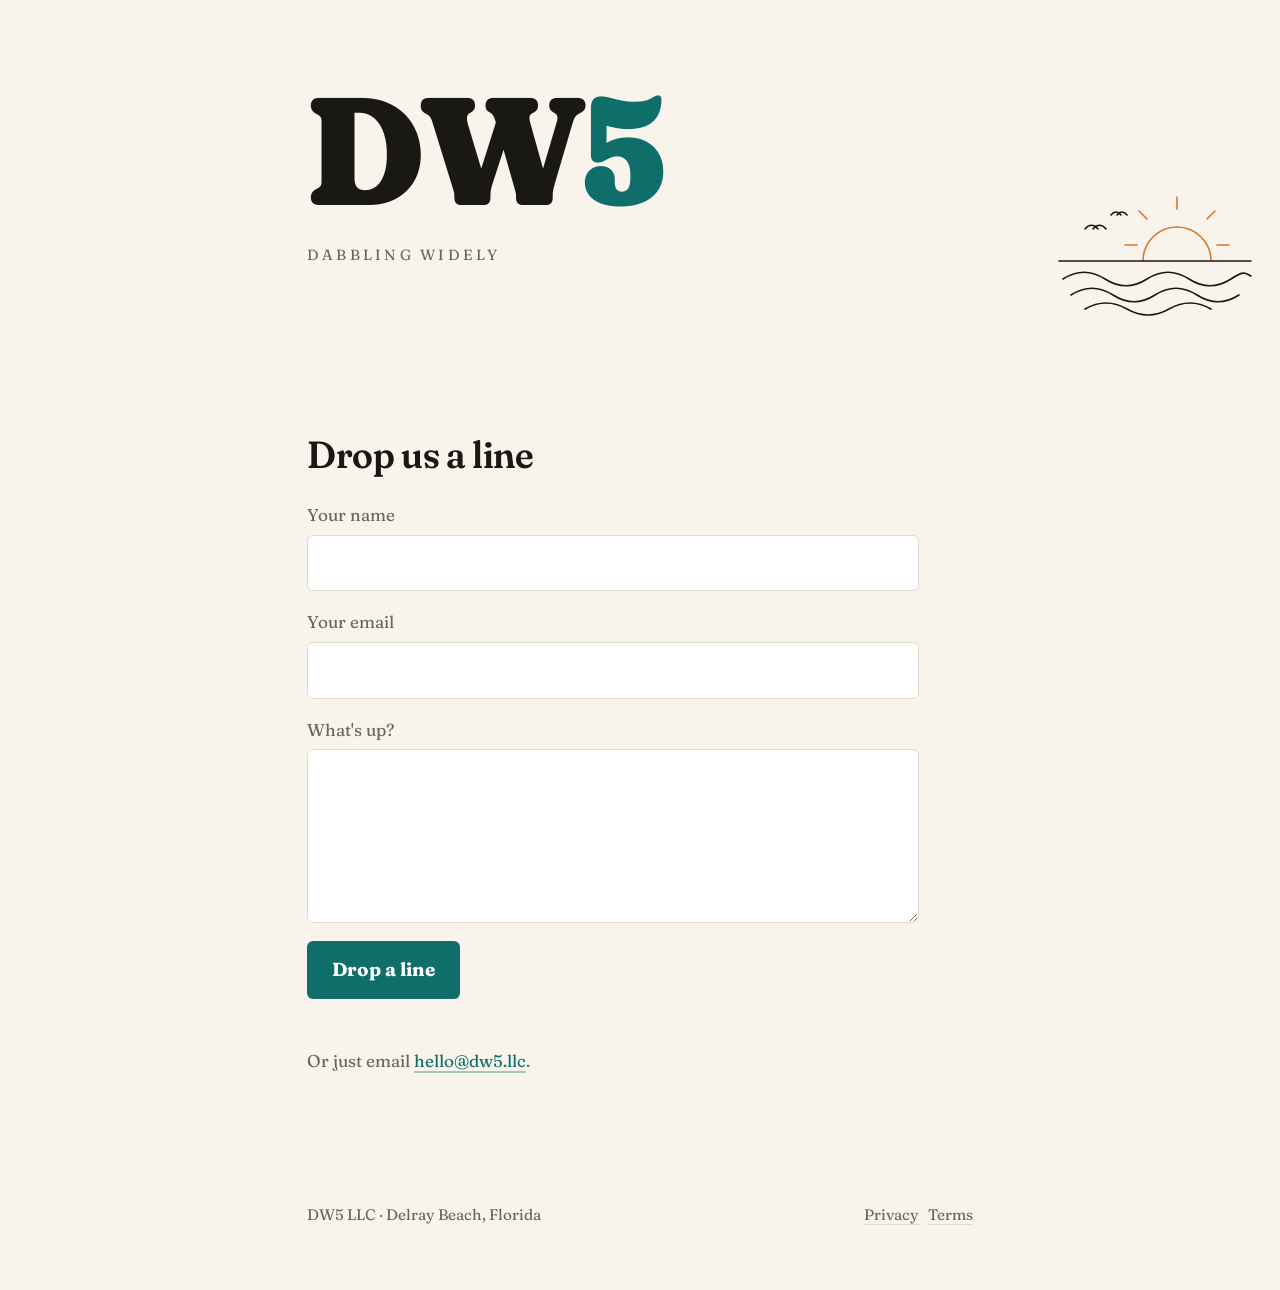
<file: index.html>
<!doctype html>
<html lang="en">
<head>
<meta charset="utf-8">
<meta name="viewport" content="width=device-width,initial-scale=1">
<title>DW5 — Delray Beach, Florida</title>
<meta name="description" content="DW5 LLC, Delray Beach, Florida. If you need jewelry, we might have it. If you need web traffic, we might have that too. Drop a line.">
<link rel="preconnect" href="https://fonts.googleapis.com"><link rel="preconnect" href="https://fonts.gstatic.com" crossorigin>
<link href="https://fonts.googleapis.com/css2?family=Fraunces:opsz,wght,SOFT,WONK@9..144,400..900,0..100,0..1&display=swap" rel="stylesheet">
<link rel="stylesheet" href="styles.css">
</head>
<body>
<header class="site"><div class="wrap hero">
  <div>
    <a class="mark" href="/" aria-label="DW5">DW<span>5</span></a>
    <p class="rotator">
      <span class="rot-label">Dabbling Widely</span>
      <span class="rot-stage" aria-label="1. Real estate, 2. Digital marketing, 3. Healthcare supplies, 4. Consumer packaged goods, 5. Gold and jewelry">
        <span class="rot-word" style="--i:0"><span class="n">1.</span> Real estate</span>
        <span class="rot-word" style="--i:1"><span class="n">2.</span> Digital marketing</span>
        <span class="rot-word" style="--i:2"><span class="n">3.</span> Healthcare supplies</span>
        <span class="rot-word" style="--i:3"><span class="n">4.</span> Consumer packaged goods</span>
        <span class="rot-word" style="--i:4"><span class="n">5.</span> Gold and jewelry</span>
      </span>
    </p>
  </div>
  <svg class="art" viewBox="0 0 220 150" role="img" aria-label="Sun setting over the sea" xmlns="http://www.w3.org/2000/svg" fill="none" stroke-linecap="round" stroke-linejoin="round">
    <defs><clipPath id="above"><rect x="0" y="0" width="220" height="92"/></clipPath></defs>
    <g stroke="#D9772B" stroke-width="1.6">
      <circle cx="132" cy="92" r="34" clip-path="url(#above)"/>
      <path d="M132 40 v-12 M162 50 l8 -8 M172 76 h12 M102 50 l-8 -8 M92 76 h-12"/>
    </g>
    <g stroke="#1A1815" stroke-width="1.6">
      <path d="M14 92 h192"/>
      <path d="M18 110 c14 -9 28 -9 42 0 s28 9 42 0 s28 -9 42 0 s28 9 42 0 s14 -6 20 -3"/>
      <path d="M26 126 c14 -9 28 -9 42 0 s28 9 42 0 s28 -9 42 0 s28 9 42 0"/>
      <path d="M40 140 c14 -8 28 -8 42 0 s28 8 42 0 s28 -8 42 0"/>
      <path d="M40 60 c4 -5 9 -5 13 0 M48 60 c4 -5 9 -5 13 0"/>
      <path d="M66 46 c3 -4 7 -4 10 0 M72 46 c3 -4 7 -4 10 0"/>
    </g>
  </svg>
</div></header>
<main><div class="wrap">
  <section class="contact">
    <h2 class="drop">Drop us a line</h2>
    <form id="contact" novalidate>
      <label>Your name<input name="name" type="text" autocomplete="name" required></label>
      <label>Your email<input name="email" type="email" autocomplete="email" required></label>
      <label>What's up?<textarea name="message" rows="5" required></textarea></label>
      <input name="company" type="text" tabindex="-1" autocomplete="off" class="hp" aria-hidden="true">
      <button type="submit">Drop a line</button>
      <p class="status" role="status" aria-live="polite"></p>
    </form>
    <p class="alt">Or just email <a href="mailto:hello@dw5.llc">hello@dw5.llc</a>.</p>
  </section>
</div></main>
<footer class="site"><div class="wrap">
  <div>DW5 LLC · Delray Beach, Florida</div>
  <div><a href="privacy.html">Privacy</a> &nbsp; <a href="terms.html">Terms</a></div>
</div></footer>
<script>
(function(){
  var f=document.getElementById('contact'), st=f.querySelector('.status'), btn=f.querySelector('button');
  f.addEventListener('submit',async function(e){
    e.preventDefault();
    var d=Object.fromEntries(new FormData(f).entries());
    if(!d.name.trim()||!/^[^@\s]+@[^@\s]+\.[^@\s]+$/.test(d.email)||!d.message.trim()){ st.textContent='Need a name, a real email, and a message.'; return; }
    btn.disabled=true; st.textContent='Sending…';
    try{
      var r=await fetch('/api/contact',{method:'POST',headers:{'Content-Type':'application/json'},body:JSON.stringify(d)});
      var j=await r.json().catch(function(){return {};});
      if(r.ok&&j.ok){ st.textContent='Got it. Talk soon.'; f.reset(); }
      else { st.textContent=(j.error||'Something went wrong')+' — email hello@dw5.llc instead.'; btn.disabled=false; }
    }catch(err){ st.textContent='Couldn\'t send — email hello@dw5.llc instead.'; btn.disabled=false; }
  });
})();
</script>
</body>
</html>
</file>
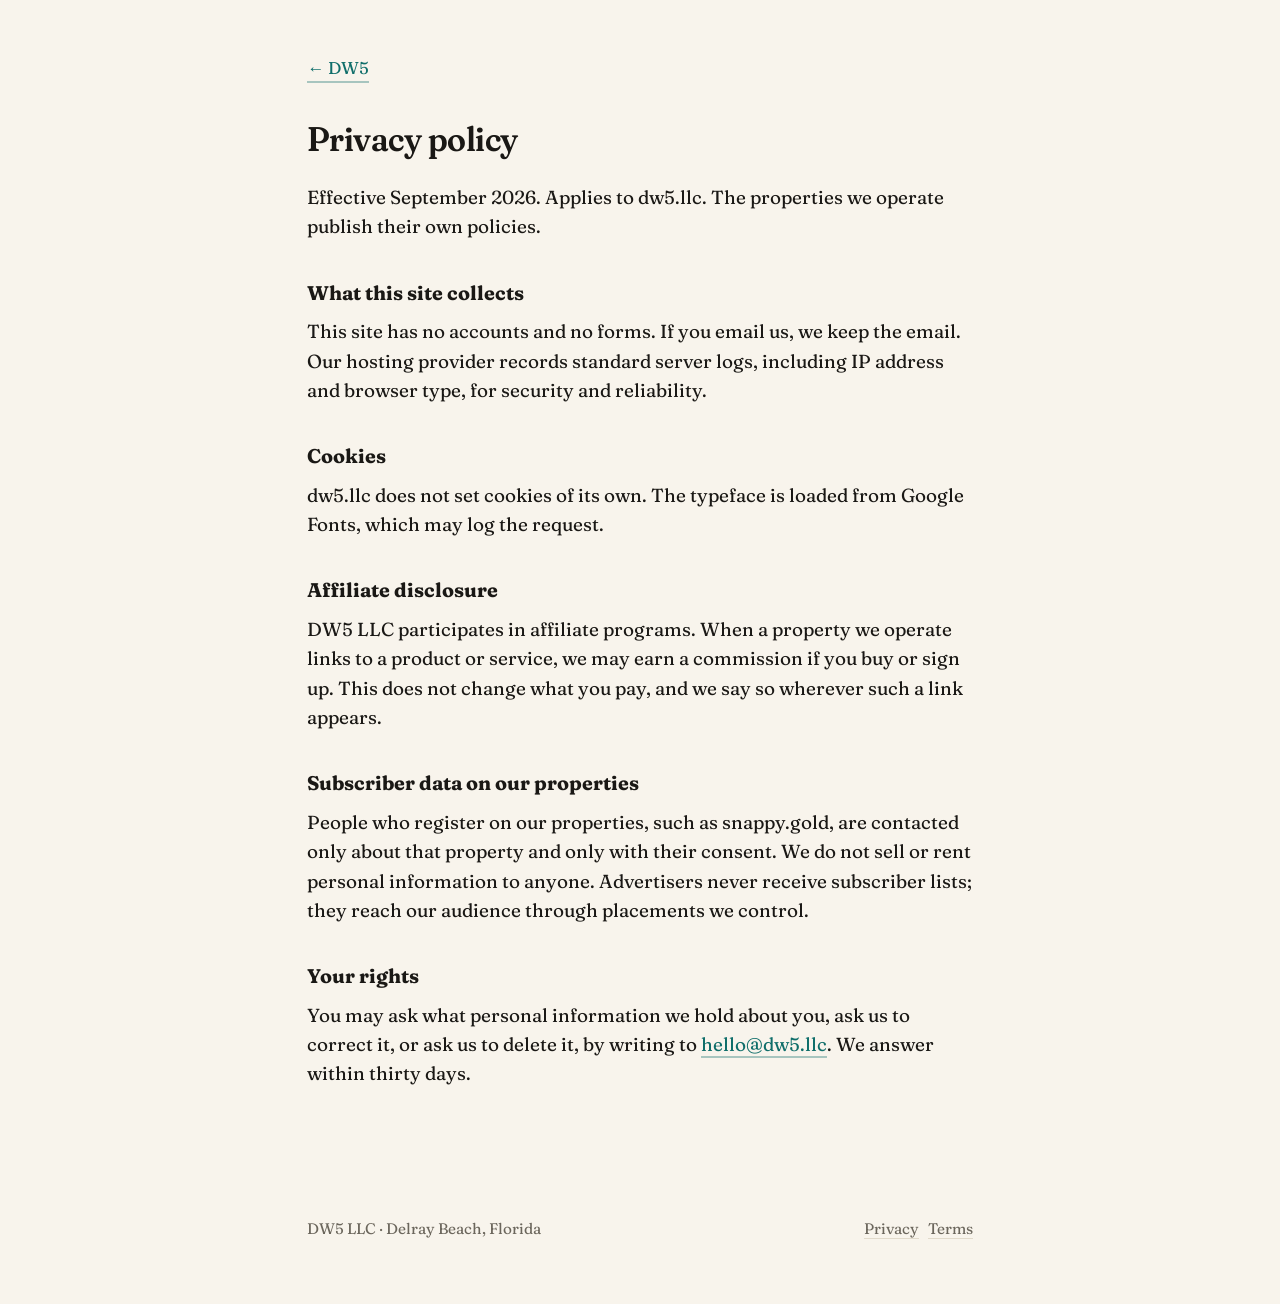
<file: privacy.html>
<!doctype html>
<html lang="en">
<head>
<meta charset="utf-8">
<meta name="viewport" content="width=device-width,initial-scale=1">
<title>Privacy — DW5</title>
<meta name="description" content="Privacy policy for dw5.llc, including our affiliate disclosure.">
<link rel="preconnect" href="https://fonts.googleapis.com"><link rel="preconnect" href="https://fonts.gstatic.com" crossorigin>
<link href="https://fonts.googleapis.com/css2?family=Fraunces:opsz,wght,SOFT,WONK@9..144,400..900,0..100,0..1&display=swap" rel="stylesheet">
<link rel="stylesheet" href="styles.css">
</head>
<body>
<main class="legal"><div class="wrap">
<a class="back" href="/">&larr; DW5</a>

<h1>Privacy policy</h1>
<p class="muted">Effective September 2026. Applies to dw5.llc. The properties we operate publish their own policies.</p>
<h2>What this site collects</h2>
<p>This site has no accounts and no forms. If you email us, we keep the email. Our hosting provider records standard server logs, including IP address and browser type, for security and reliability.</p>
<h2>Cookies</h2>
<p>dw5.llc does not set cookies of its own. The typeface is loaded from Google Fonts, which may log the request.</p>
<h2>Affiliate disclosure</h2>
<p>DW5 LLC participates in affiliate programs. When a property we operate links to a product or service, we may earn a commission if you buy or sign up. This does not change what you pay, and we say so wherever such a link appears.</p>
<h2>Subscriber data on our properties</h2>
<p>People who register on our properties, such as snappy.gold, are contacted only about that property and only with their consent. We do not sell or rent personal information to anyone. Advertisers never receive subscriber lists; they reach our audience through placements we control.</p>
<h2>Your rights</h2>
<p>You may ask what personal information we hold about you, ask us to correct it, or ask us to delete it, by writing to <a href="mailto:hello@dw5.llc">hello@dw5.llc</a>. We answer within thirty days.</p>

</div></main>
<footer class="site"><div class="wrap">
  <div>DW5 LLC · Delray Beach, Florida</div>
  <div><a href="privacy.html">Privacy</a> &nbsp; <a href="terms.html">Terms</a></div>
</div></footer>
</body>
</html>
</file>
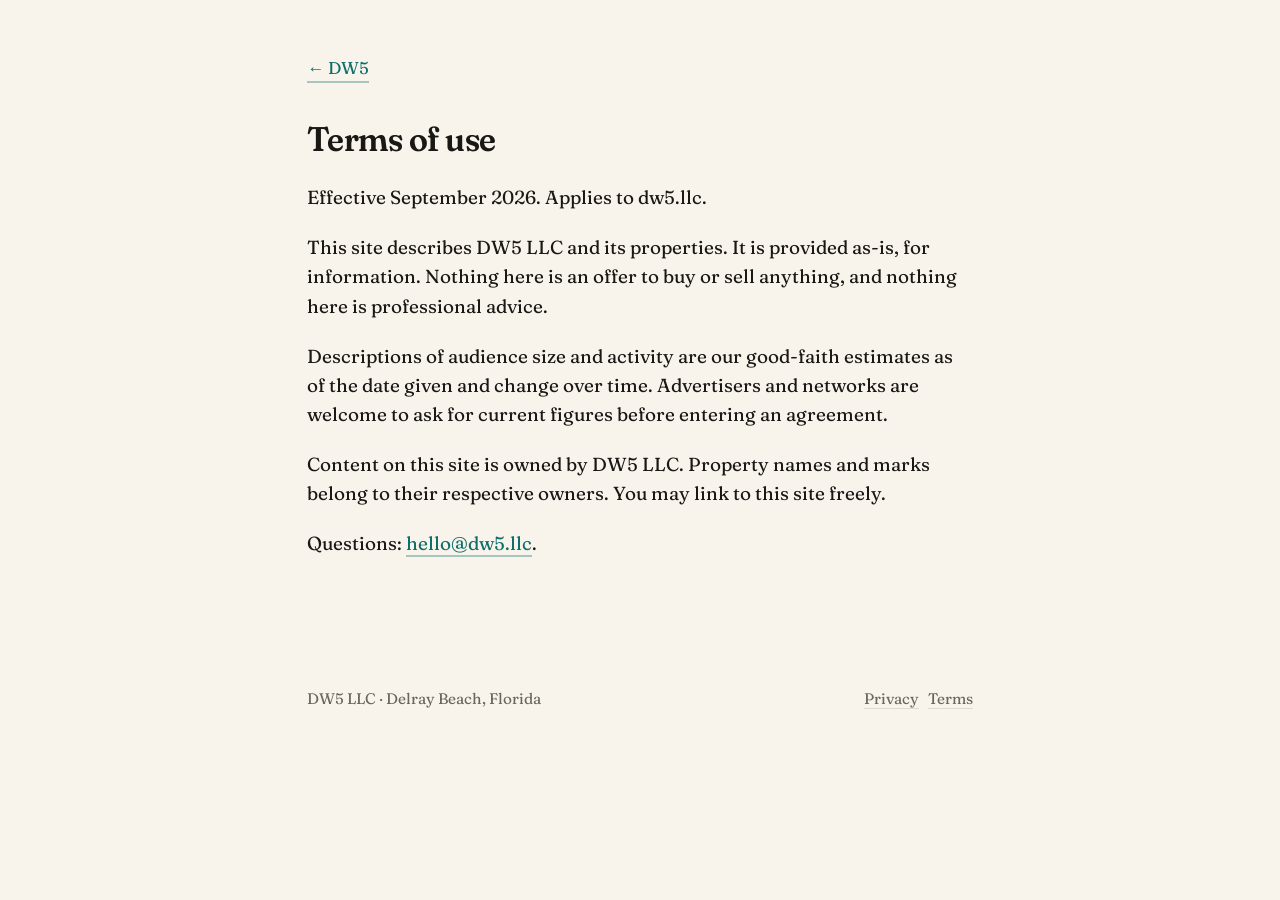
<file: terms.html>
<!doctype html>
<html lang="en">
<head>
<meta charset="utf-8">
<meta name="viewport" content="width=device-width,initial-scale=1">
<title>Terms — DW5</title>
<meta name="description" content="Terms of use for dw5.llc.">
<link rel="preconnect" href="https://fonts.googleapis.com"><link rel="preconnect" href="https://fonts.gstatic.com" crossorigin>
<link href="https://fonts.googleapis.com/css2?family=Fraunces:opsz,wght,SOFT,WONK@9..144,400..900,0..100,0..1&display=swap" rel="stylesheet">
<link rel="stylesheet" href="styles.css">
</head>
<body>
<main class="legal"><div class="wrap">
<a class="back" href="/">&larr; DW5</a>

<h1>Terms of use</h1>
<p class="muted">Effective September 2026. Applies to dw5.llc.</p>
<p>This site describes DW5 LLC and its properties. It is provided as-is, for information. Nothing here is an offer to buy or sell anything, and nothing here is professional advice.</p>
<p>Descriptions of audience size and activity are our good-faith estimates as of the date given and change over time. Advertisers and networks are welcome to ask for current figures before entering an agreement.</p>
<p>Content on this site is owned by DW5 LLC. Property names and marks belong to their respective owners. You may link to this site freely.</p>
<p>Questions: <a href="mailto:hello@dw5.llc">hello@dw5.llc</a>.</p>

</div></main>
<footer class="site"><div class="wrap">
  <div>DW5 LLC · Delray Beach, Florida</div>
  <div><a href="privacy.html">Privacy</a> &nbsp; <a href="terms.html">Terms</a></div>
</div></footer>
</body>
</html>
</file>
<file: styles.css>
:root{--paper:#F8F4EC;--ink:#1A1815;--soft:#6B665C;--sea:#0F6E6A;--rule:#E1DACB}
*{box-sizing:border-box}
html{font-size:18px;-webkit-text-size-adjust:100%}
body{margin:0;background:var(--paper);color:var(--ink);font-family:"Fraunces",Georgia,serif;font-variation-settings:"opsz" 14,"SOFT" 50;line-height:1.55}
a{color:var(--sea);text-decoration:none;border-bottom:2px solid rgba(15,110,106,.35)}
a:hover{border-bottom-color:var(--sea)}
a:focus-visible{outline:2px solid var(--sea);outline-offset:4px}
.wrap{max-width:40rem;margin:0 auto;padding:0 1.5rem}
/* wordmark */
.mark{display:inline-block;font-weight:900;font-size:clamp(4.5rem,14vw,8.5rem);line-height:.9;letter-spacing:-.04em;color:var(--ink);border:0;font-variation-settings:"opsz" 144,"SOFT" 100,"WONK" 1}
.mark span{color:var(--sea)}
.tag{margin:.9rem 0 0;color:var(--soft);font-size:1rem}
header.site{padding:4.5rem 0 3rem}
main{padding:0 0 3rem}
h1{font-size:clamp(1.7rem,4.2vw,2.35rem);line-height:1.2;font-weight:600;margin:0 0 1.25rem;letter-spacing:-.015em;font-variation-settings:"opsz" 72,"SOFT" 60}
p{margin:0 0 1.15rem;max-width:62ch;font-size:1.05rem}
.about{padding:1.5rem 0 2.5rem;border-top:1px solid var(--rule)}
.contact{padding:2.25rem 0 0;border-top:1px solid var(--rule)}
.contact h2{font-size:1rem;color:var(--soft);font-weight:400;margin:0 0 .6rem}
.contact a.big{font-size:clamp(1.4rem,4vw,2rem);font-weight:600;letter-spacing:-.01em;display:inline-block;margin-bottom:.25rem;border-bottom-width:3px}
.contact p{margin-top:.4rem}
footer.site{padding:3rem 0 3.5rem;color:var(--soft);font-size:.85rem}
footer.site a{color:var(--soft);border-bottom:1px solid var(--rule)}
footer.site .wrap{display:flex;justify-content:space-between;flex-wrap:wrap;gap:.75rem}
.legal{padding:3rem 0}
.legal h1{font-size:1.9rem}
.legal h2{font-size:1.1rem;margin:2rem 0 .5rem}
.legal .back{display:inline-block;margin-bottom:2rem;font-size:.95rem}
@media (max-width:600px){html{font-size:17px}header.site{padding-top:3rem}}
@media (prefers-reduced-motion:reduce){*{transition:none!important}}

/* contact form */
form#contact{display:grid;gap:1rem;max-width:34rem;margin-top:.25rem}
form#contact label{display:grid;gap:.35rem;font-size:.95rem;color:var(--soft)}
form#contact input,form#contact textarea{font:inherit;font-size:1.05rem;color:var(--ink);background:#fff;border:1px solid var(--rule);border-radius:6px;padding:.7rem .8rem;width:100%}
form#contact input:focus,form#contact textarea:focus{outline:2px solid var(--sea);outline-offset:1px;border-color:var(--sea)}
form#contact textarea{resize:vertical;min-height:7rem}
form#contact button{justify-self:start;font:inherit;font-weight:700;font-size:1.05rem;color:#fff;background:var(--sea);border:0;border-radius:6px;padding:.8rem 1.4rem;cursor:pointer}
form#contact button:hover{filter:brightness(.92)}
form#contact button:disabled{opacity:.6;cursor:default}
form#contact .status{min-height:1.4em;margin:0;color:var(--soft);font-size:.95rem}
.hp{position:absolute;left:-9999px;width:1px;height:1px;opacity:0}
.alt{margin-top:1.5rem;font-size:.95rem;color:var(--soft)}
.contact{padding-top:2rem}

/* hero row with art */
.hero{display:flex;align-items:flex-end;justify-content:space-between;gap:2rem}
.art{width:clamp(140px,22vw,220px);height:auto;flex:none;margin-bottom:.4rem}
@media (max-width:600px){.hero{flex-direction:column;align-items:flex-start;gap:1.25rem}.art{width:160px}}

.contact h2.drop{font-size:clamp(1.5rem,4vw,2.1rem);font-weight:600;color:var(--ink);margin:0 0 1rem;letter-spacing:-.01em;font-variation-settings:"opsz" 72,"SOFT" 60}
main{padding-top:1.5rem}
.contact{border-top:0;padding-top:1rem}
@media (max-width:600px){.rot-stage{min-width:0;width:100%}.rotator{flex-direction:column;gap:.15rem}}

/* rotator under the wordmark — pure CSS, 5 words × 2.6s = 13s loop */
.rotator{margin:1.4rem 0 0;display:flex;flex-direction:column;gap:.45rem;align-items:flex-start}
.rot-label{font-size:.82rem;letter-spacing:.22em;text-transform:uppercase;color:var(--soft);font-weight:400}
.rot-word .n{color:var(--soft);font-weight:400;font-size:.72em;margin-right:.35em;letter-spacing:.02em}
.rot-stage{position:relative;display:block;min-width:26ch;height:1.25em;font-size:clamp(1.6rem,4vw,2.3rem);font-weight:600;line-height:1.2;color:var(--sea);letter-spacing:-.01em;font-variation-settings:"opsz" 72,"SOFT" 60}
.rot-word{position:absolute;left:0;top:0;white-space:nowrap;opacity:0;transform:translateY(.6em);
  animation:rot 13s cubic-bezier(.4,0,.2,1) infinite;animation-delay:calc(var(--i) * 2.6s)}
@keyframes rot{
  0%{opacity:0;transform:translateY(.6em)}
  4%{opacity:1;transform:translateY(0)}
  17%{opacity:1;transform:translateY(0)}
  21%{opacity:0;transform:translateY(-.6em)}
  100%{opacity:0;transform:translateY(-.6em)}
}
@media (prefers-reduced-motion:reduce){
  .rot-stage{height:auto;min-width:0}
  .rot-word{position:static;opacity:1;transform:none;animation:none;white-space:normal}
  .rot-word+.rot-word::before{content:" · "}
}
@media (max-width:600px){.rot-stage{min-width:0;width:100%}.rotator{flex-direction:column;gap:.15rem}}
</file>
